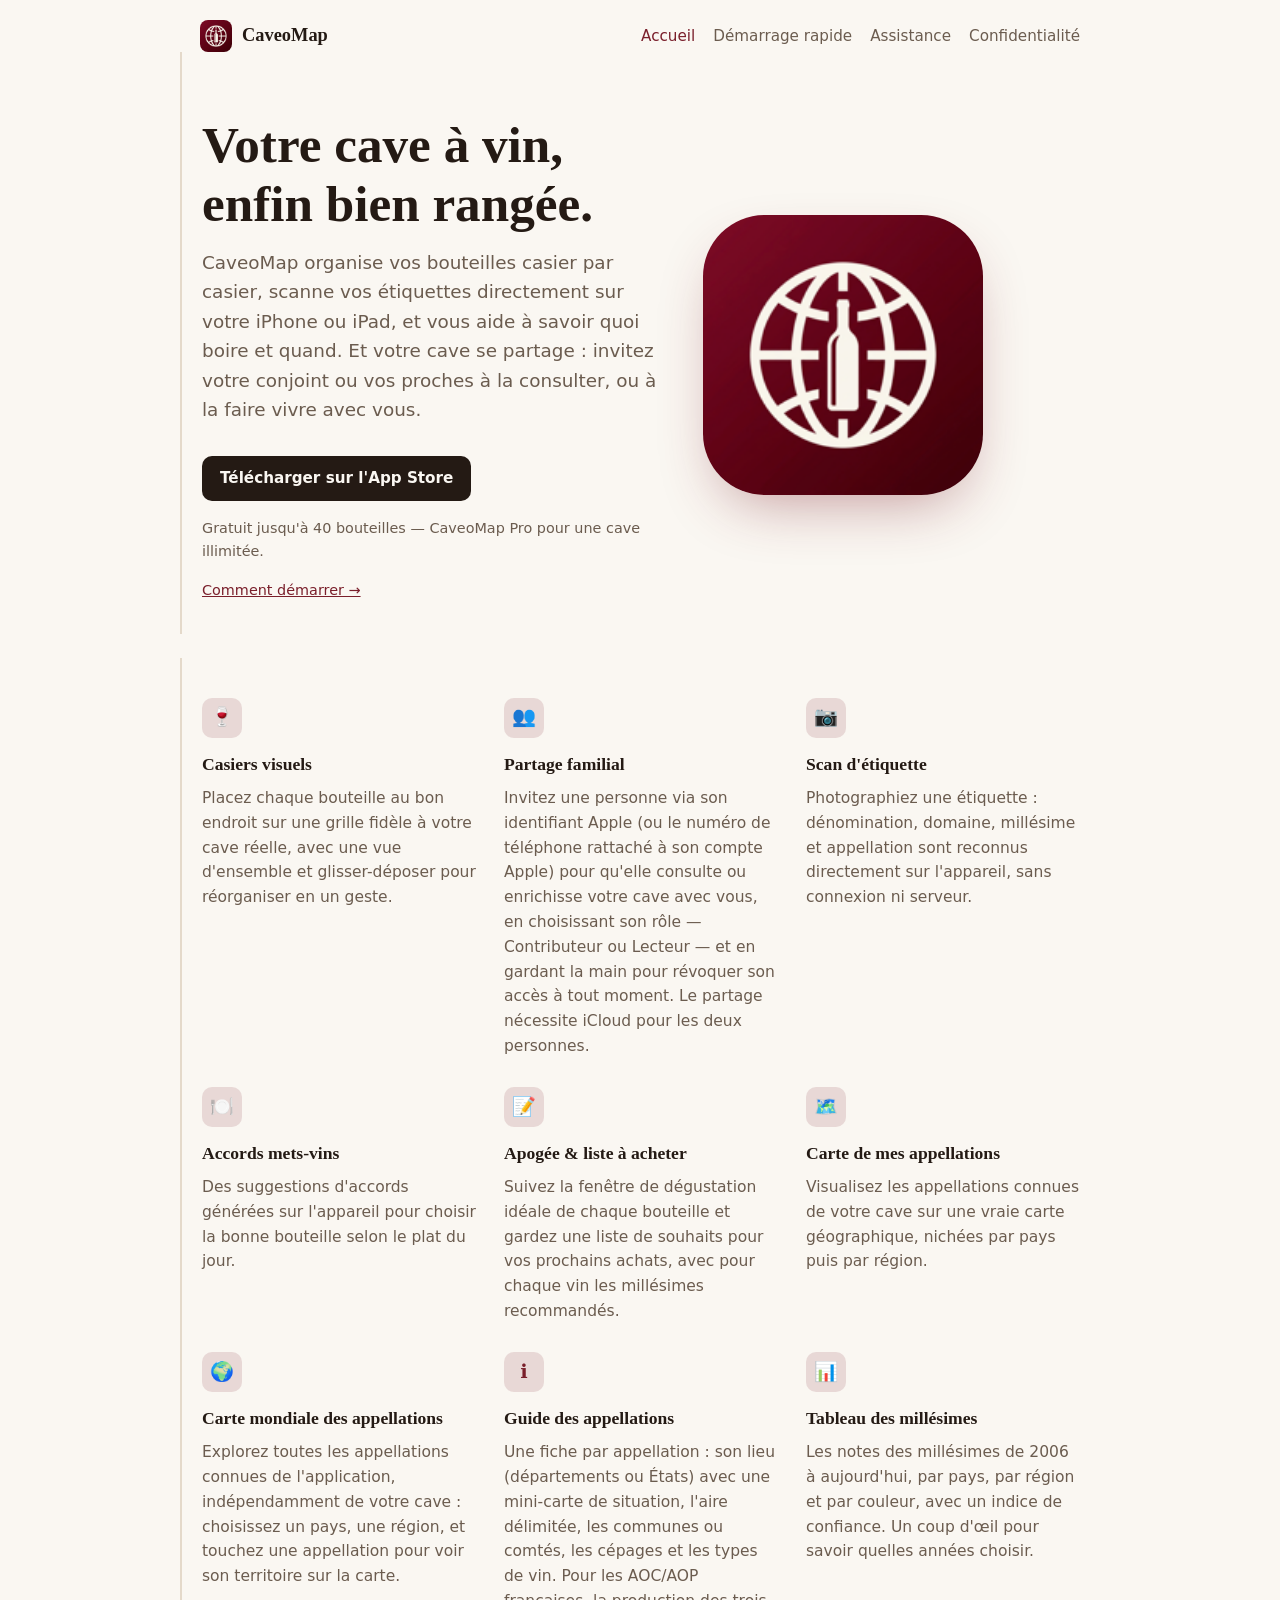
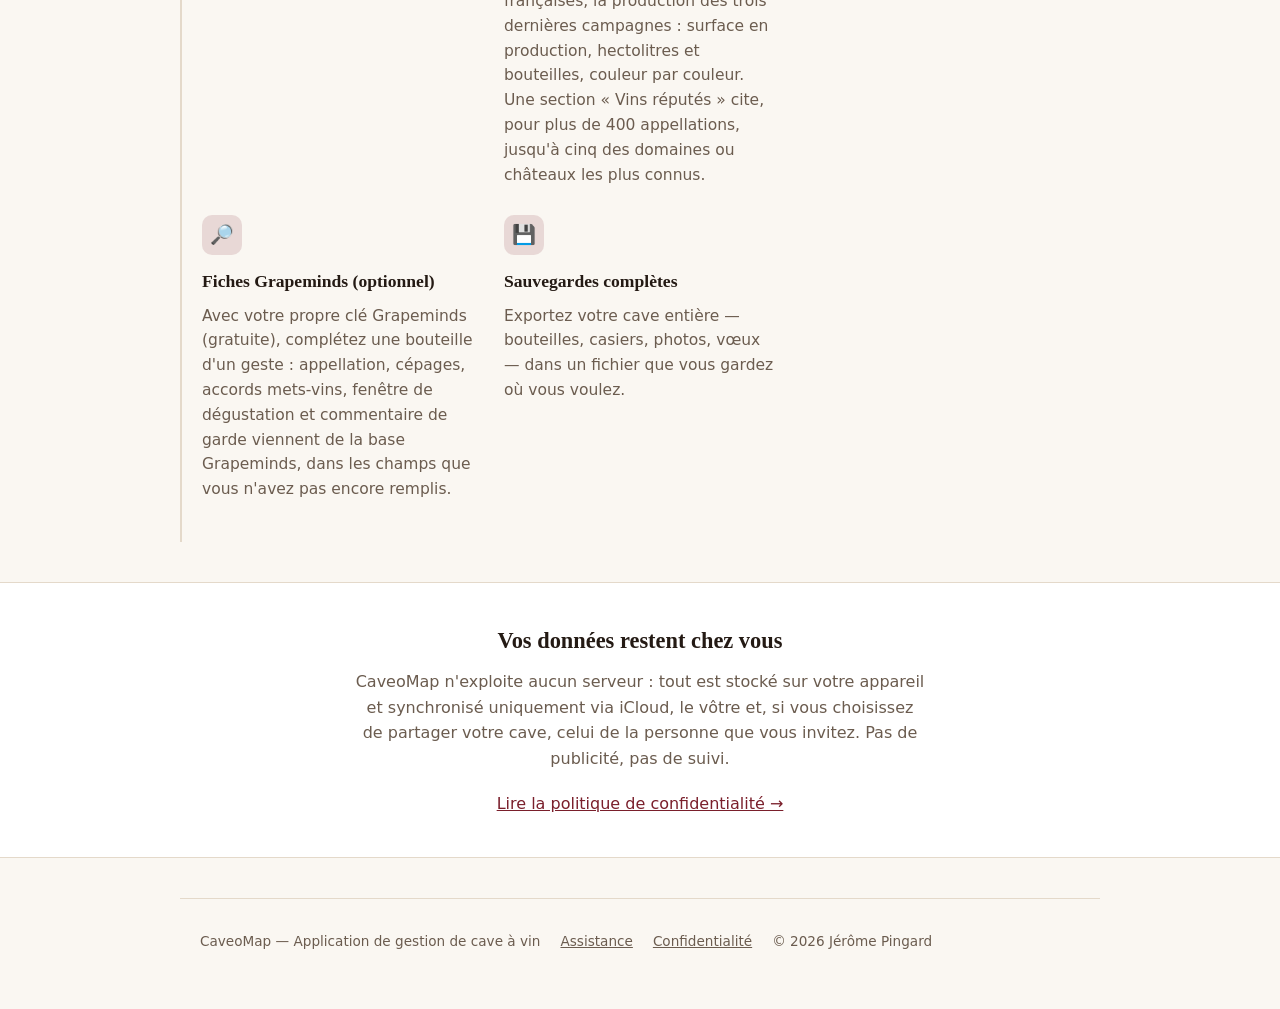
<file: index.html>
<!doctype html>
<html lang="fr">
<head>
<meta charset="utf-8">
<meta name="viewport" content="width=device-width, initial-scale=1">
<title>CaveoMap — Gérez votre cave à vin</title>
<meta name="description" content="CaveoMap range, scanne et organise votre cave à vin : casiers visuels, scan d'étiquette sur l'appareil, accords mets-vins, partage familial, sauvegarde complète. Vos données restent dans votre iCloud.">
<link rel="icon" type="image/png" href="assets/favicon-32.png">
<link rel="apple-touch-icon" href="assets/icon-180.png">
<link rel="stylesheet" href="css/style.css">
</head>
<body>

<header class="site-header">
  <a class="brand" href="index.html">
    <img src="assets/icon-180.png" alt="">
    <span class="brand-name">CaveoMap</span>
  </a>
  <nav class="site-nav">
    <a href="index.html" aria-current="page">Accueil</a>
    <a href="demarrage-rapide.html">Démarrage rapide</a>
    <a href="assistance.html">Assistance</a>
    <a href="confidentialite.html">Confidentialité</a>
  </nav>
</header>

<section class="hero">
  <div>
    <h1>Votre cave à vin, enfin bien rangée.</h1>
    <p class="hero-sub">CaveoMap organise vos bouteilles casier par casier, scanne vos étiquettes directement sur votre iPhone ou iPad, et vous aide à savoir quoi boire et quand. Et votre cave se partage : invitez votre conjoint ou vos proches à la consulter, ou à la faire vivre avec vous.</p>
    <div class="store-badges">
      <a class="store-badge" href="https://apps.apple.com/fr/app/id6823898115" id="app-store-link">
        Télécharger sur l'App Store
      </a>
    </div>
    <p class="free-note">Gratuit jusqu'à 40 bouteilles — CaveoMap Pro pour une cave illimitée.</p>
    <p class="free-note"><a href="demarrage-rapide.html">Comment démarrer →</a></p>
  </div>
  <div class="hero-art">
    <img src="assets/icon-180.png" alt="Icône de l'application CaveoMap, un globe traversé par une bouteille de vin, sur fond bordeaux">
  </div>
</section>

<section class="features">
  <div class="feature">
    <div class="icon" aria-hidden="true">🍷</div>
    <h3>Casiers visuels</h3>
    <p>Placez chaque bouteille au bon endroit sur une grille fidèle à votre cave réelle, avec une vue d'ensemble et glisser-déposer pour réorganiser en un geste.</p>
  </div>
  <div class="feature">
    <div class="icon" aria-hidden="true">👥</div>
    <h3>Partage familial</h3>
    <p>Invitez une personne via son identifiant Apple (ou le numéro de téléphone rattaché à son compte Apple) pour qu'elle consulte ou enrichisse votre cave avec vous, en choisissant son rôle — Contributeur ou Lecteur — et en gardant la main pour révoquer son accès à tout moment. Le partage nécessite iCloud pour les deux personnes.</p>
  </div>
  <div class="feature">
    <div class="icon" aria-hidden="true">📷</div>
    <h3>Scan d'étiquette</h3>
    <p>Photographiez une étiquette : dénomination, domaine, millésime et appellation sont reconnus directement sur l'appareil, sans connexion ni serveur.</p>
  </div>
  <div class="feature">
    <div class="icon" aria-hidden="true">🍽️</div>
    <h3>Accords mets-vins</h3>
    <p>Des suggestions d'accords générées sur l'appareil pour choisir la bonne bouteille selon le plat du jour.</p>
  </div>
  <div class="feature">
    <div class="icon" aria-hidden="true">📝</div>
    <h3>Apogée &amp; liste à acheter</h3>
    <p>Suivez la fenêtre de dégustation idéale de chaque bouteille et gardez une liste de souhaits pour vos prochains achats, avec pour chaque vin les millésimes recommandés.</p>
  </div>
  <div class="feature">
    <div class="icon" aria-hidden="true">🗺️</div>
    <h3>Carte de mes appellations</h3>
    <p>Visualisez les appellations connues de votre cave sur une vraie carte géographique, nichées par pays puis par région.</p>
  </div>
  <div class="feature">
    <div class="icon" aria-hidden="true">🌍</div>
    <h3>Carte mondiale des appellations</h3>
    <p>Explorez toutes les appellations connues de l'application, indépendamment de votre cave : choisissez un pays, une région, et touchez une appellation pour voir son territoire sur la carte.</p>
  </div>
  <div class="feature">
    <div class="icon" aria-hidden="true">ℹ️</div>
    <h3>Guide des appellations</h3>
    <p>Une fiche par appellation : son lieu (départements ou États) avec une mini-carte de situation, l'aire délimitée, les communes ou comtés, les cépages et les types de vin. Pour les AOC/AOP françaises, la production des trois dernières campagnes : surface en production, hectolitres et bouteilles, couleur par couleur. Une section « Vins réputés » cite, pour plus de 400 appellations, jusqu'à cinq des domaines ou châteaux les plus connus.</p>
  </div>
  <div class="feature">
    <div class="icon" aria-hidden="true">📊</div>
    <h3>Tableau des millésimes</h3>
    <p>Les notes des millésimes de 2006 à aujourd'hui, par pays, par région et par couleur, avec un indice de confiance. Un coup d'œil pour savoir quelles années choisir.</p>
  </div>
  <div class="feature">
    <div class="icon" aria-hidden="true">🔎</div>
    <h3>Fiches Grapeminds (optionnel)</h3>
    <p>Avec votre propre clé Grapeminds (gratuite), complétez une bouteille d'un geste : appellation, cépages, accords mets-vins, fenêtre de dégustation et commentaire de garde viennent de la base Grapeminds, dans les champs que vous n'avez pas encore remplis.</p>
  </div>
  <div class="feature">
    <div class="icon" aria-hidden="true">💾</div>
    <h3>Sauvegardes complètes</h3>
    <p>Exportez votre cave entière — bouteilles, casiers, photos, vœux — dans un fichier que vous gardez où vous voulez.</p>
  </div>
</section>

<div class="band">
  <div class="band-inner">
    <h2>Vos données restent chez vous</h2>
    <p>CaveoMap n'exploite aucun serveur : tout est stocké sur votre appareil et synchronisé uniquement via iCloud, le vôtre et, si vous choisissez de partager votre cave, celui de la personne que vous invitez. Pas de publicité, pas de suivi.</p>
    <a href="confidentialite.html">Lire la politique de confidentialité →</a>
  </div>
</div>

<footer class="site-footer">
  <span>CaveoMap — Application de gestion de cave à vin</span>
  <a href="assistance.html">Assistance</a>
  <a href="confidentialite.html">Confidentialité</a>
  <span>&copy; 2026 Jérôme Pingard</span>
</footer>

</body>
</html>
</file>
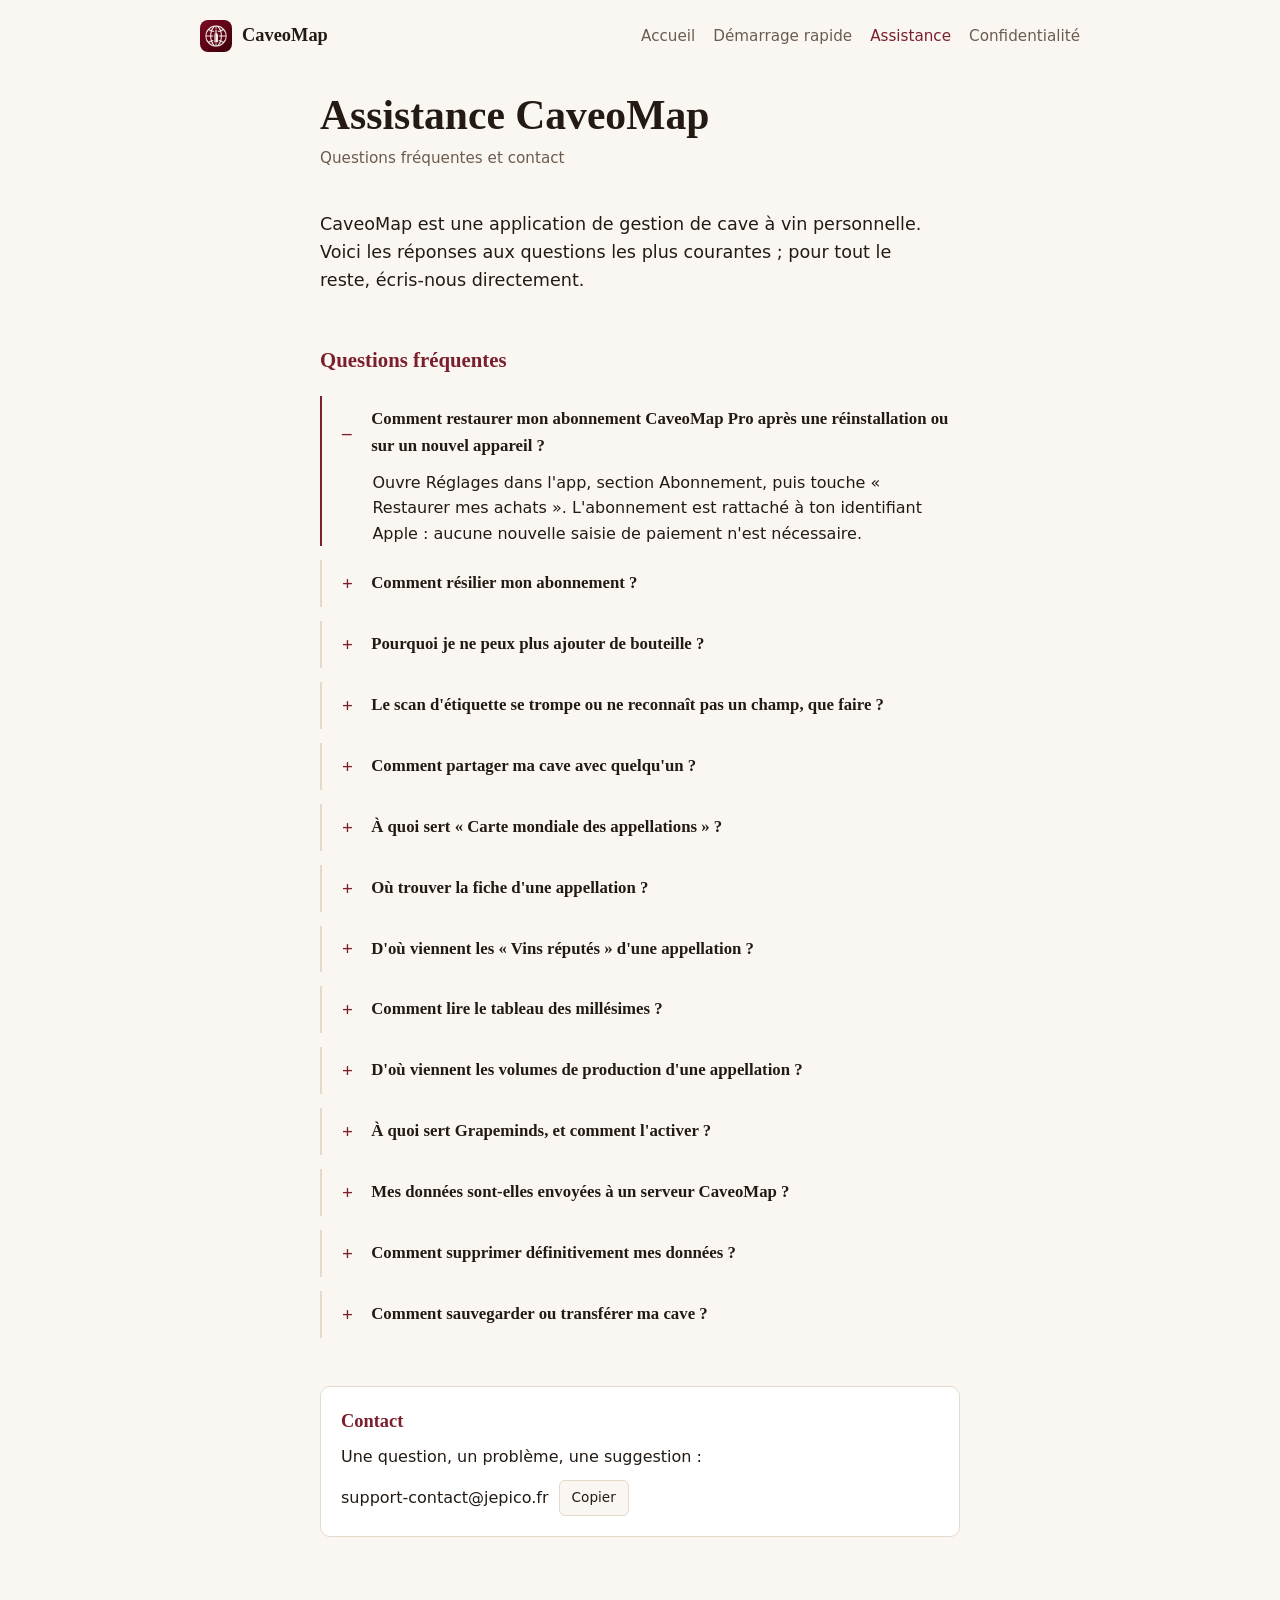
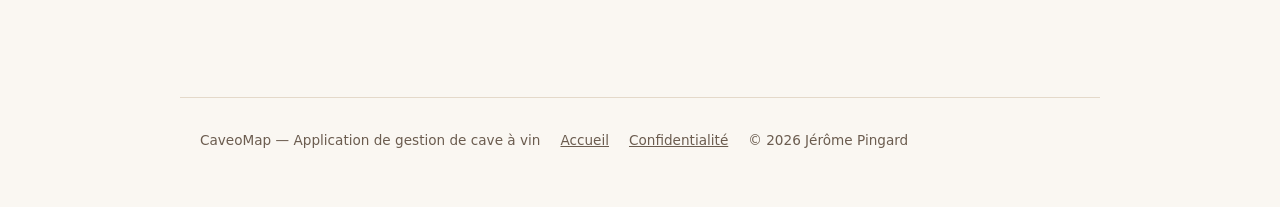
<file: assistance.html>
<!doctype html>
<html lang="fr">
<head>
<meta charset="utf-8">
<meta name="viewport" content="width=device-width, initial-scale=1">
<title>Assistance — CaveoMap</title>
<meta name="description" content="Questions fréquentes sur CaveoMap : abonnement, scan d'étiquette, partage de cave, sauvegarde, et contact.">
<link rel="icon" type="image/png" href="assets/favicon-32.png">
<link rel="apple-touch-icon" href="assets/icon-180.png">
<link rel="stylesheet" href="css/style.css">
</head>
<body>

<header class="site-header">
  <a class="brand" href="index.html">
    <img src="assets/icon-180.png" alt="">
    <span class="brand-name">CaveoMap</span>
  </a>
  <nav class="site-nav">
    <a href="index.html">Accueil</a>
    <a href="demarrage-rapide.html">Démarrage rapide</a>
    <a href="assistance.html" aria-current="page">Assistance</a>
    <a href="confidentialite.html">Confidentialité</a>
  </nav>
</header>

<div class="page">
  <h1>Assistance CaveoMap</h1>
  <p class="subtitle">Questions fréquentes et contact</p>

  <p class="intro">CaveoMap est une application de gestion de cave à vin personnelle. Voici les réponses aux questions les plus courantes ; pour tout le reste, écris-nous directement.</p>

  <h2 class="section-title">Questions fréquentes</h2>

  <details open>
    <summary>Comment restaurer mon abonnement CaveoMap Pro après une réinstallation ou sur un nouvel appareil ?</summary>
    <p>Ouvre Réglages dans l'app, section Abonnement, puis touche « Restaurer mes achats ». L'abonnement est rattaché à ton identifiant Apple : aucune nouvelle saisie de paiement n'est nécessaire.</p>
  </details>

  <details>
    <summary>Comment résilier mon abonnement ?</summary>
    <p>Les abonnements CaveoMap Pro sont gérés entièrement par Apple. Sur ton iPhone ou iPad : Réglages → ton nom → Abonnements → CaveoMap Pro → Annuler l'abonnement. L'app ne peut pas résilier à ta place.</p>
  </details>

  <details>
    <summary>Pourquoi je ne peux plus ajouter de bouteille ?</summary>
    <p>Le mode gratuit permet jusqu'à 40 bouteilles au total dans la cave. Au-delà, il faut soit en supprimer (marquer une bouteille comme bue ne libère pas de place), soit passer à CaveoMap Pro pour une cave illimitée.</p>
  </details>

  <details>
    <summary>Le scan d'étiquette se trompe ou ne reconnaît pas un champ, que faire ?</summary>
    <p>Le scan est fait entièrement sur l'appareil et s'améliore avec le temps, mais reste faillible sur des étiquettes manuscrites ou très stylisées. Tu peux toujours corriger un champ à la main après le scan.</p>
  </details>

  <details>
    <summary>Comment partager ma cave avec quelqu'un ?</summary>
    <p>Le partage nécessite iCloud : toi et la personne invitée devez être connectés à iCloud avec votre propre identifiant Apple, avec iCloud activé pour CaveoMap. Ensuite : Réglages → Partage de la cave → saisis l'identifiant Apple de la personne (l'adresse e-mail de son compte Apple) ou choisis-la dans tes contacts, puis son rôle : Contributeur peut ajouter ou retirer des bouteilles, Lecteur peut seulement consulter. Un numéro de téléphone fonctionne aussi s'il est rattaché à son compte Apple. L'invitation s'envoie par Mail ou Messages sous forme de lien : la personne doit le copier, ouvrir CaveoMap, puis le coller dans Réglages → Partage de la cave → Rejoindre une cave partagée (toucher le lien directement n'active pas le partage). Tu peux retirer l'accès d'une personne, ou arrêter le partage entièrement, à tout moment.</p>
  </details>

  <details>
    <summary>À quoi sert « Carte mondiale des appellations » ?</summary>
    <p>C'est une carte de toutes les appellations connues de l'application, sans rapport avec le contenu de ta cave : idéal pour explorer un pays ou une région avant d'acheter ou de voyager. Ouvre Analyses (le graphique en haut de Cave) → Carte mondiale des appellations, choisis un pays, puis éventuellement une région, et touche une appellation dans la liste pour voir son territoire ; le bouton ⓘ à gauche de son nom ouvre sa fiche. L'interrupteur DGC ajoute les dénominations géographiques complémentaires de la France. Quand le tracé précis d'une appellation n'est pas disponible, elle est placée à la position de sa ville ou de sa région.</p>
  </details>

  <details>
    <summary>Où trouver la fiche d'une appellation ?</summary>
    <p>Ouvre Analyses (le graphique en haut de Cave) → Guide des appellations. Choisis un pays, éventuellement une région, ou cherche l'appellation par son nom, puis touche-la : tu y vois son lieu (départements ou États), une mini-carte de son emplacement avec une carte de situation dans le pays, l'aire délimitée (l'étendue de la zone, communes entières pour la plupart des appellations françaises, donc bien plus vaste que les vignes plantées), ses communes (ou comtés), ses cépages et ses types de vin, quand ces informations sont connues. Les informations les plus complètes concernent la France et les États-Unis.</p>
  </details>

  <details>
    <summary>D'où viennent les « Vins réputés » d'une appellation ?</summary>
    <p>La section « Vins réputés » de la fiche cite jusqu'à cinq des domaines ou châteaux les plus connus de l'appellation, avec la cuvée entre parenthèses quand elle compte. C'est une sélection indicative, établie à la main et embarquée dans l'application (plus de 400 appellations renseignées, surtout en France, en Italie et aux États-Unis) : une appellation sans liste n'affiche simplement pas la section. Depuis la fiche d'un vin, le petit ⓘ devant l'appellation (ou la DGC) ouvre sa fiche du guide.</p>
  </details>

  <details>
    <summary>Comment lire le tableau des millésimes ?</summary>
    <p>Ouvre Analyses (le graphique en haut de Cave) → Tableau des millésimes. Choisis un pays, éventuellement une région et une couleur : chaque ligne est une zone (région ou sous-région) et une couleur, chaque colonne une année, de la plus récente à 2006. Les notes sont sur 10 (10 = millésime exceptionnel) et colorées du rouge au vert. Les points sous la note indiquent la confiance : un point faible, deux moyenne, trois élevée. Touche une note pour voir son détail. Dans la liste « À acheter », la ligne « Millésimes recommandés » reprend les trois meilleures années des douze dernières pour la zone et la couleur du vin ; elle n'apparaît pas si la couleur n'est pas renseignée ou si la zone n'est pas dans le tableau.</p>
  </details>

  <details>
    <summary>D'où viennent les volumes de production d'une appellation ?</summary>
    <p>Pour les AOC/AOP françaises, la section « Production » de la fiche reprend les chiffres publiés en données ouvertes par les Douanes françaises (déclarations de récolte et de production) pour les trois dernières campagnes disponibles. Elle indique la surface de vignes en production, le volume en hectolitres — volume total produit, y compris celui qui n'est pas commercialisé — et l'équivalent en bouteilles de 75 cl (1 hl ≈ 133 bouteilles), couleur par couleur. Un tiret signifie qu'aucun chiffre n'est publié (secret statistique pour les très petites appellations, ou pas de production) ; « ≥ » indique un chiffre minimal. Pour le Champagne et les crémants, les Douanes ne publient que le volume de vin de base destiné à devenir mousseux. Ces données sont embarquées dans l'application : aucune connexion n'est nécessaire.</p>
  </details>

  <details>
    <summary>À quoi sert Grapeminds, et comment l'activer ?</summary>
    <p>Grapeminds est un service tiers optionnel qui décrit des vins : appellation, cépages, accords, fenêtre de dégustation, commentaire de garde. Pour l'utiliser, crée une clé gratuite sur grapeminds.eu (le plan gratuit suffit pour un usage personnel), puis enregistre-la dans Réglages → Grapeminds ; elle est conservée dans le trousseau de ton appareil et, si le trousseau iCloud est activé, se synchronise avec tes autres appareils. Ensuite, à l'ajout ou à la modification d'une bouteille, « Compléter depuis Grapeminds » cherche le vin et te laisse choisir la bonne fiche avant de remplir les champs encore vides. Seuls le nom et le domaine du vin recherché sont envoyés à Grapeminds. Sans clé, l'application fonctionne normalement.</p>
  </details>

  <details>
    <summary>Mes données sont-elles envoyées à un serveur CaveoMap ?</summary>
    <p>Non. Tes données restent sur ton appareil et se synchronisent uniquement via ton propre compte iCloud. Détails complets dans la <a href="confidentialite.html">politique de confidentialité</a>.</p>
  </details>

  <details>
    <summary>Comment supprimer définitivement mes données ?</summary>
    <p>Désinstalle l'application, puis supprime les données associées dans les réglages iCloud de ton appareil (Réglages → ton nom → iCloud → Gérer le stockage du compte).</p>
  </details>

  <details>
    <summary>Comment sauvegarder ou transférer ma cave ?</summary>
    <p>Réglages → Exporter une sauvegarde génère un fichier .zip complet (bouteilles, casiers, vœux, photos) que tu peux ranger où tu veux. Réglages → Restaurer une sauvegarde permet de le réimporter, par exemple sur un nouvel appareil.</p>
  </details>

  <div class="contact">
    <h2>Contact</h2>
    <p>Une question, un problème, une suggestion :</p>
    <div class="contact-row">
      <span class="email" id="email">support-contact@jepico.fr</span>
      <button id="copy-btn" type="button">Copier</button>
    </div>
  </div>
</div>

<footer class="site-footer">
  <span>CaveoMap — Application de gestion de cave à vin</span>
  <a href="index.html">Accueil</a>
  <a href="confidentialite.html">Confidentialité</a>
  <span>&copy; 2026 Jérôme Pingard</span>
</footer>

<script>
  (function () {
    var btn = document.getElementById('copy-btn');
    var email = document.getElementById('email').textContent;
    btn.addEventListener('click', function () {
      function fallback() {
        var range = document.createRange();
        range.selectNodeContents(document.getElementById('email'));
        var sel = window.getSelection();
        sel.removeAllRanges();
        sel.addRange(range);
      }
      try {
        navigator.clipboard.writeText(email).then(function () {
          btn.textContent = 'Copié';
          setTimeout(function () { btn.textContent = 'Copier'; }, 1500);
        }).catch(fallback);
      } catch (e) {
        fallback();
      }
    });
  })();
</script>

</body>
</html>
</file>
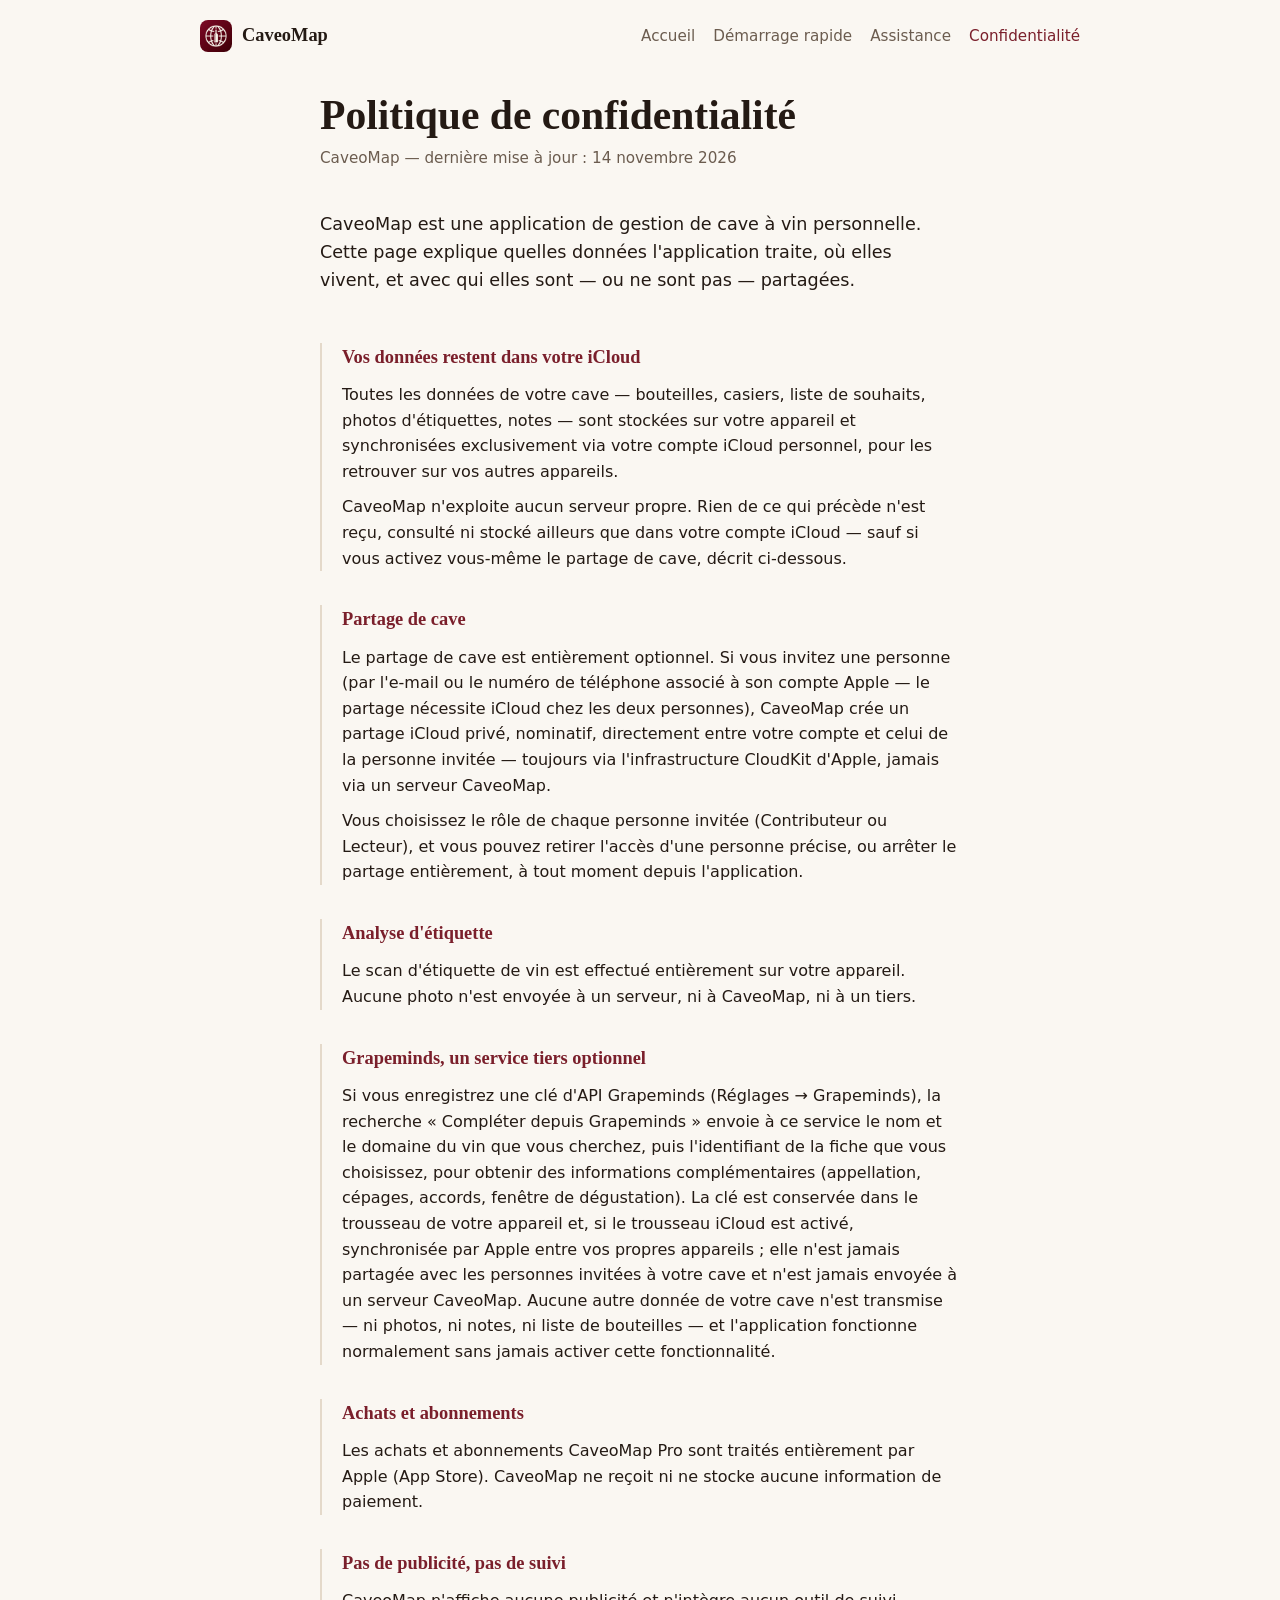
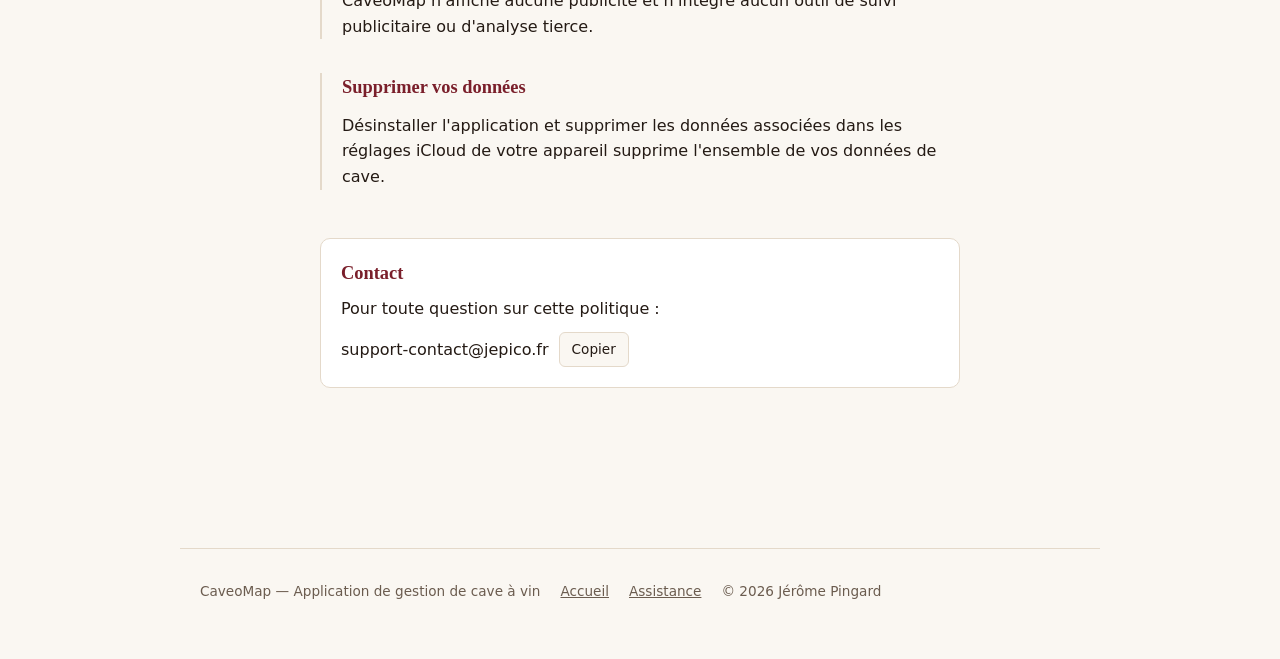
<file: confidentialite.html>
<!doctype html>
<html lang="fr">
<head>
<meta charset="utf-8">
<meta name="viewport" content="width=device-width, initial-scale=1">
<title>Confidentialité — CaveoMap</title>
<meta name="description" content="Politique de confidentialité de CaveoMap : vos données de cave à vin restent sur votre appareil et dans votre iCloud personnel.">
<link rel="icon" type="image/png" href="assets/favicon-32.png">
<link rel="apple-touch-icon" href="assets/icon-180.png">
<link rel="stylesheet" href="css/style.css">
</head>
<body>

<header class="site-header">
  <a class="brand" href="index.html">
    <img src="assets/icon-180.png" alt="">
    <span class="brand-name">CaveoMap</span>
  </a>
  <nav class="site-nav">
    <a href="index.html">Accueil</a>
    <a href="demarrage-rapide.html">Démarrage rapide</a>
    <a href="assistance.html">Assistance</a>
    <a href="confidentialite.html" aria-current="page">Confidentialité</a>
  </nav>
</header>

<div class="page">
  <h1>Politique de confidentialité</h1>
  <p class="subtitle">CaveoMap — dernière mise à jour : 14 novembre 2026</p>

  <p class="intro">CaveoMap est une application de gestion de cave à vin personnelle. Cette page explique quelles données l'application traite, où elles vivent, et avec qui elles sont — ou ne sont pas — partagées.</p>

  <section>
    <h2>Vos données restent dans votre iCloud</h2>
    <p>Toutes les données de votre cave — bouteilles, casiers, liste de souhaits, photos d'étiquettes, notes — sont stockées sur votre appareil et synchronisées exclusivement via votre compte iCloud personnel, pour les retrouver sur vos autres appareils.</p>
    <p>CaveoMap n'exploite aucun serveur propre. Rien de ce qui précède n'est reçu, consulté ni stocké ailleurs que dans votre compte iCloud — sauf si vous activez vous-même le partage de cave, décrit ci-dessous.</p>
  </section>

  <section>
    <h2>Partage de cave</h2>
    <p>Le partage de cave est entièrement optionnel. Si vous invitez une personne (par l'e-mail ou le numéro de téléphone associé à son compte Apple — le partage nécessite iCloud chez les deux personnes), CaveoMap crée un partage iCloud privé, nominatif, directement entre votre compte et celui de la personne invitée — toujours via l'infrastructure CloudKit d'Apple, jamais via un serveur CaveoMap.</p>
    <p>Vous choisissez le rôle de chaque personne invitée (Contributeur ou Lecteur), et vous pouvez retirer l'accès d'une personne précise, ou arrêter le partage entièrement, à tout moment depuis l'application.</p>
  </section>

  <section>
    <h2>Analyse d'étiquette</h2>
    <p>Le scan d'étiquette de vin est effectué entièrement sur votre appareil. Aucune photo n'est envoyée à un serveur, ni à CaveoMap, ni à un tiers.</p>
  </section>

  <section>
    <h2>Grapeminds, un service tiers optionnel</h2>
    <p>Si vous enregistrez une clé d'API Grapeminds (Réglages → Grapeminds), la recherche « Compléter depuis Grapeminds » envoie à ce service le nom et le domaine du vin que vous cherchez, puis l'identifiant de la fiche que vous choisissez, pour obtenir des informations complémentaires (appellation, cépages, accords, fenêtre de dégustation). La clé est conservée dans le trousseau de votre appareil et, si le trousseau iCloud est activé, synchronisée par Apple entre vos propres appareils ; elle n'est jamais partagée avec les personnes invitées à votre cave et n'est jamais envoyée à un serveur CaveoMap. Aucune autre donnée de votre cave n'est transmise — ni photos, ni notes, ni liste de bouteilles — et l'application fonctionne normalement sans jamais activer cette fonctionnalité.</p>
  </section>

  <section>
    <h2>Achats et abonnements</h2>
    <p>Les achats et abonnements CaveoMap Pro sont traités entièrement par Apple (App Store). CaveoMap ne reçoit ni ne stocke aucune information de paiement.</p>
  </section>

  <section>
    <h2>Pas de publicité, pas de suivi</h2>
    <p>CaveoMap n'affiche aucune publicité et n'intègre aucun outil de suivi publicitaire ou d'analyse tierce.</p>
  </section>

  <section>
    <h2>Supprimer vos données</h2>
    <p>Désinstaller l'application et supprimer les données associées dans les réglages iCloud de votre appareil supprime l'ensemble de vos données de cave.</p>
  </section>

  <div class="contact">
    <h2>Contact</h2>
    <p>Pour toute question sur cette politique :</p>
    <div class="contact-row">
      <span class="email" id="email">support-contact@jepico.fr</span>
      <button id="copy-btn" type="button">Copier</button>
    </div>
  </div>
</div>

<footer class="site-footer">
  <span>CaveoMap — Application de gestion de cave à vin</span>
  <a href="index.html">Accueil</a>
  <a href="assistance.html">Assistance</a>
  <span>&copy; 2026 Jérôme Pingard</span>
</footer>

<script>
  (function () {
    var btn = document.getElementById('copy-btn');
    var email = document.getElementById('email').textContent;
    btn.addEventListener('click', function () {
      function fallback() {
        var range = document.createRange();
        range.selectNodeContents(document.getElementById('email'));
        var sel = window.getSelection();
        sel.removeAllRanges();
        sel.addRange(range);
      }
      try {
        navigator.clipboard.writeText(email).then(function () {
          btn.textContent = 'Copié';
          setTimeout(function () { btn.textContent = 'Copier'; }, 1500);
        }).catch(fallback);
      } catch (e) {
        fallback();
      }
    });
  })();
</script>

</body>
</html>
</file>
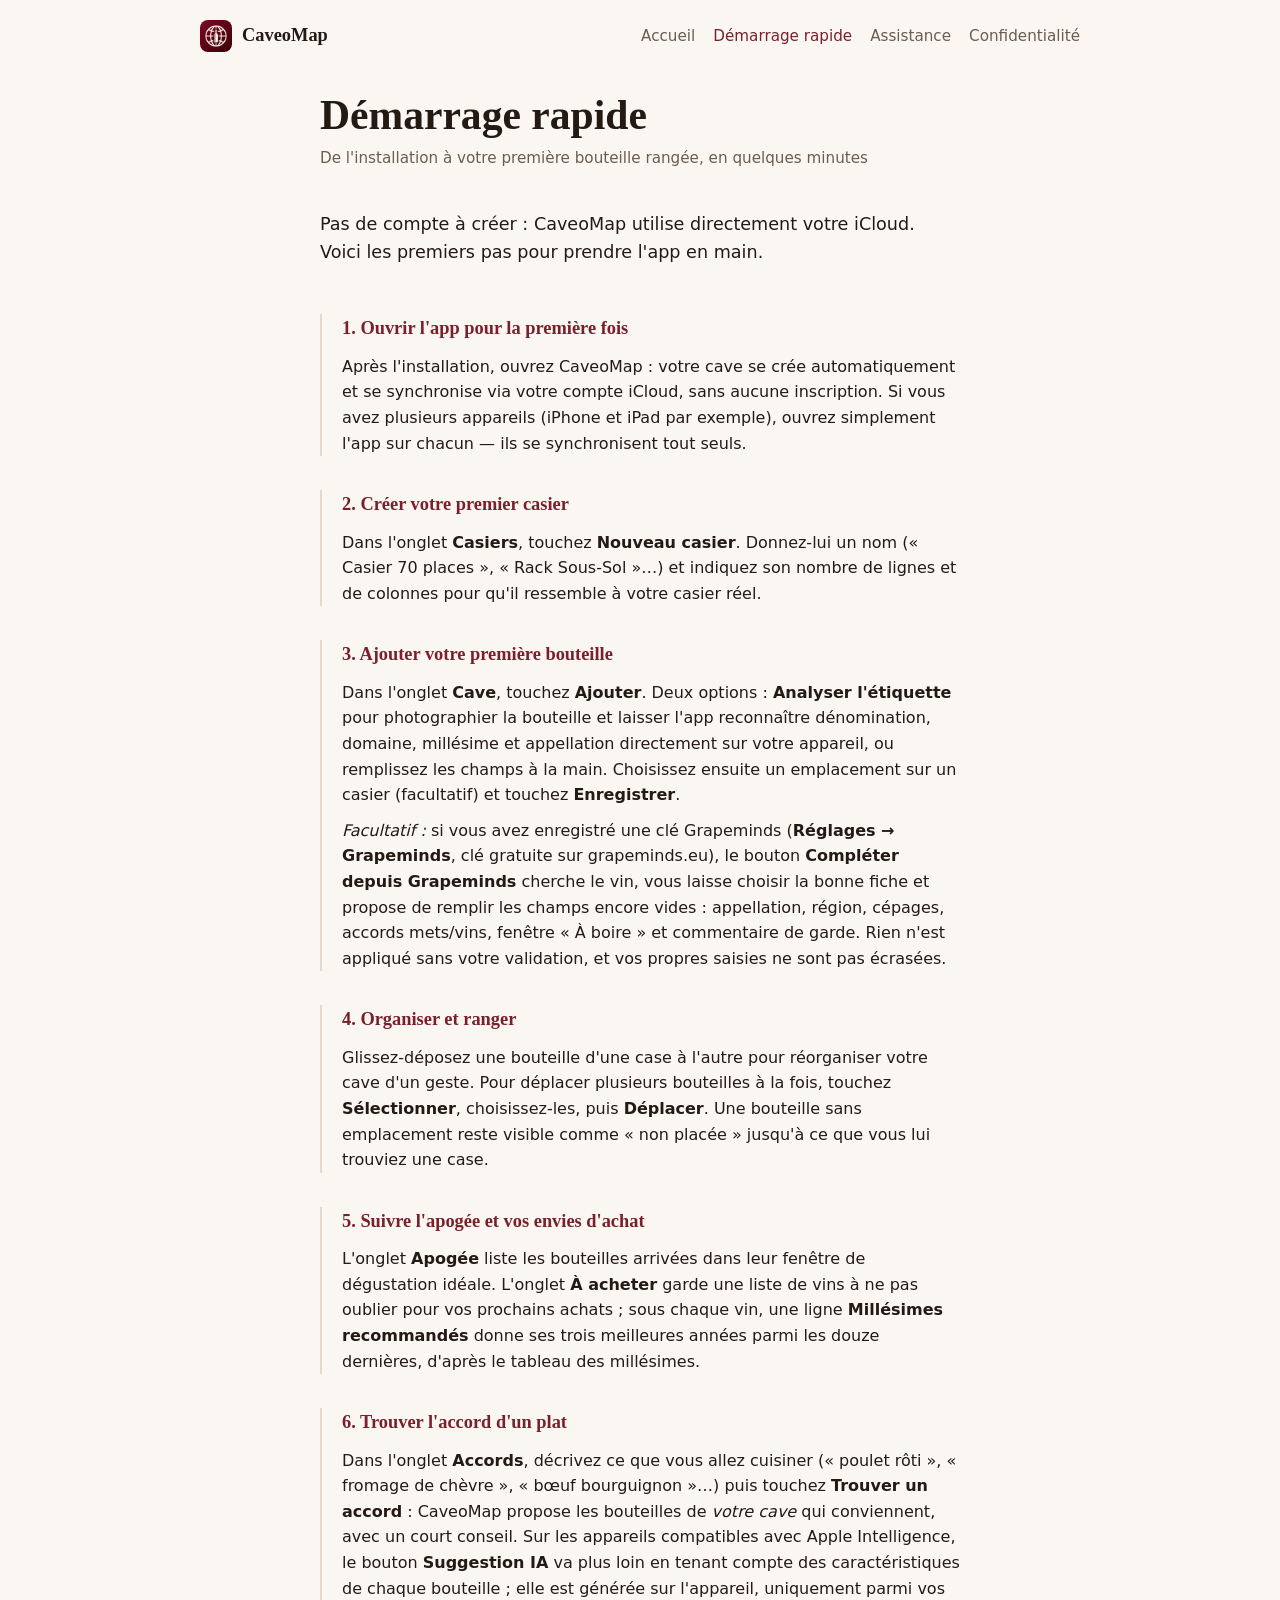
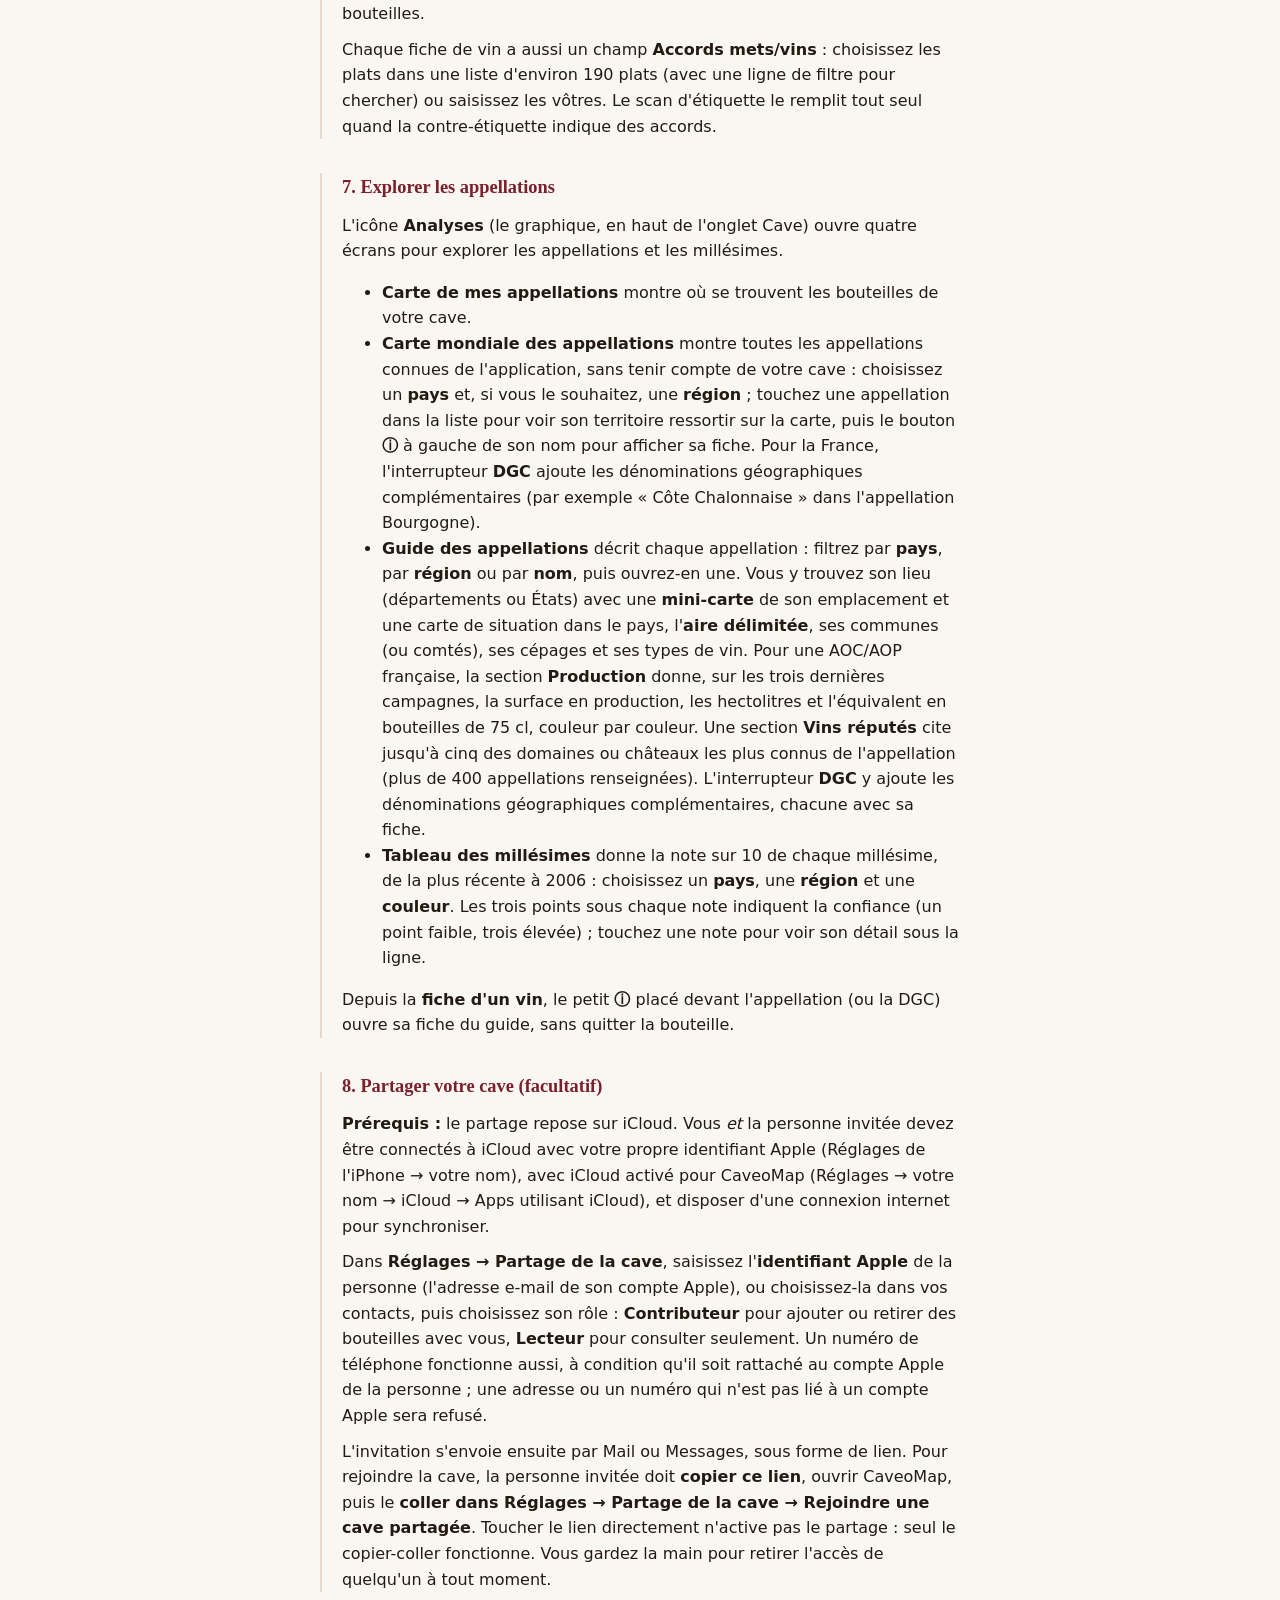
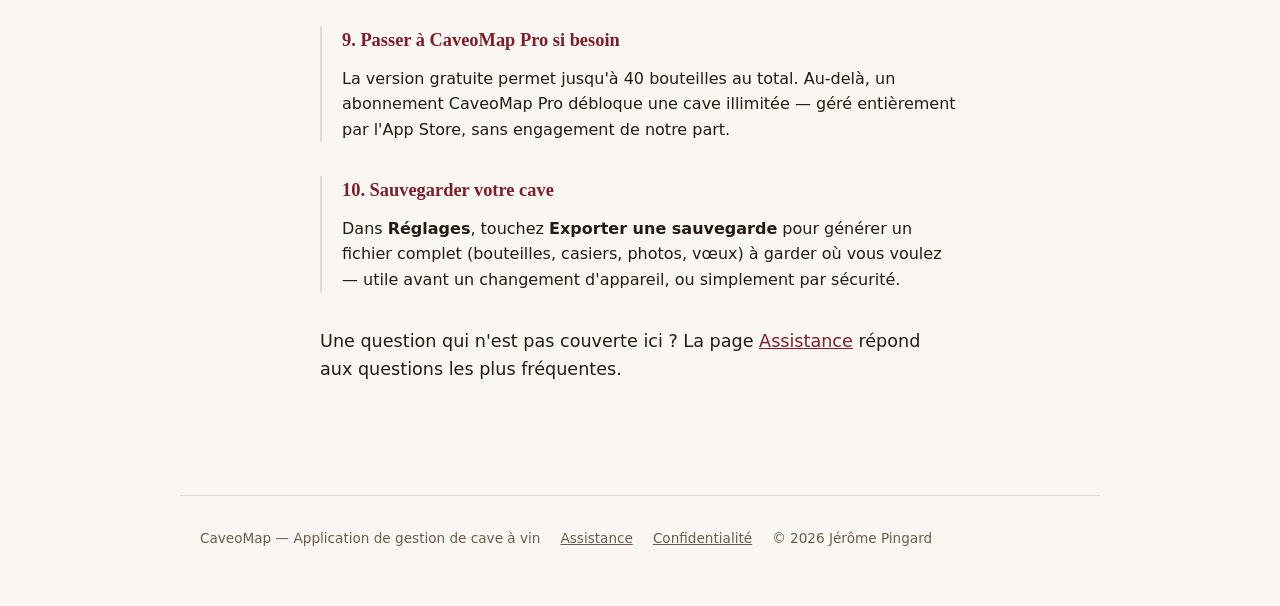
<file: demarrage-rapide.html>
<!doctype html>
<html lang="fr">
<head>
<meta charset="utf-8">
<meta name="viewport" content="width=device-width, initial-scale=1">
<title>Démarrage rapide — CaveoMap</title>
<meta name="description" content="Guide de démarrage rapide pour CaveoMap : créer son premier casier, ajouter une bouteille, sauvegarder et partager sa cave.">
<link rel="icon" type="image/png" href="assets/favicon-32.png">
<link rel="apple-touch-icon" href="assets/icon-180.png">
<link rel="stylesheet" href="css/style.css">
</head>
<body>

<header class="site-header">
  <a class="brand" href="index.html">
    <img src="assets/icon-180.png" alt="">
    <span class="brand-name">CaveoMap</span>
  </a>
  <nav class="site-nav">
    <a href="index.html">Accueil</a>
    <a href="demarrage-rapide.html" aria-current="page">Démarrage rapide</a>
    <a href="assistance.html">Assistance</a>
    <a href="confidentialite.html">Confidentialité</a>
  </nav>
</header>

<div class="page">
  <h1>Démarrage rapide</h1>
  <p class="subtitle">De l'installation à votre première bouteille rangée, en quelques minutes</p>

  <p class="intro">Pas de compte à créer : CaveoMap utilise directement votre iCloud. Voici les premiers pas pour prendre l'app en main.</p>

  <section>
    <h2>1. Ouvrir l'app pour la première fois</h2>
    <p>Après l'installation, ouvrez CaveoMap : votre cave se crée automatiquement et se synchronise via votre compte iCloud, sans aucune inscription. Si vous avez plusieurs appareils (iPhone et iPad par exemple), ouvrez simplement l'app sur chacun — ils se synchronisent tout seuls.</p>
  </section>

  <section>
    <h2>2. Créer votre premier casier</h2>
    <p>Dans l'onglet <strong>Casiers</strong>, touchez <strong>Nouveau casier</strong>. Donnez-lui un nom (« Casier 70 places », « Rack Sous-Sol »…) et indiquez son nombre de lignes et de colonnes pour qu'il ressemble à votre casier réel.</p>
  </section>

  <section>
    <h2>3. Ajouter votre première bouteille</h2>
    <p>Dans l'onglet <strong>Cave</strong>, touchez <strong>Ajouter</strong>. Deux options : <strong>Analyser l'étiquette</strong> pour photographier la bouteille et laisser l'app reconnaître dénomination, domaine, millésime et appellation directement sur votre appareil, ou remplissez les champs à la main. Choisissez ensuite un emplacement sur un casier (facultatif) et touchez <strong>Enregistrer</strong>.</p>
    <p><em>Facultatif :</em> si vous avez enregistré une clé Grapeminds (<strong>Réglages → Grapeminds</strong>, clé gratuite sur grapeminds.eu), le bouton <strong>Compléter depuis Grapeminds</strong> cherche le vin, vous laisse choisir la bonne fiche et propose de remplir les champs encore vides : appellation, région, cépages, accords mets/vins, fenêtre « À boire » et commentaire de garde. Rien n'est appliqué sans votre validation, et vos propres saisies ne sont pas écrasées.</p>
  </section>

  <section>
    <h2>4. Organiser et ranger</h2>
    <p>Glissez-déposez une bouteille d'une case à l'autre pour réorganiser votre cave d'un geste. Pour déplacer plusieurs bouteilles à la fois, touchez <strong>Sélectionner</strong>, choisissez-les, puis <strong>Déplacer</strong>. Une bouteille sans emplacement reste visible comme « non placée » jusqu'à ce que vous lui trouviez une case.</p>
  </section>

  <section>
    <h2>5. Suivre l'apogée et vos envies d'achat</h2>
    <p>L'onglet <strong>Apogée</strong> liste les bouteilles arrivées dans leur fenêtre de dégustation idéale. L'onglet <strong>À acheter</strong> garde une liste de vins à ne pas oublier pour vos prochains achats ; sous chaque vin, une ligne <strong>Millésimes recommandés</strong> donne ses trois meilleures années parmi les douze dernières, d'après le tableau des millésimes.</p>
  </section>

  <section>
    <h2>6. Trouver l'accord d'un plat</h2>
    <p>Dans l'onglet <strong>Accords</strong>, décrivez ce que vous allez cuisiner (« poulet rôti », « fromage de chèvre », « bœuf bourguignon »…) puis touchez <strong>Trouver un accord</strong> : CaveoMap propose les bouteilles de <em>votre cave</em> qui conviennent, avec un court conseil. Sur les appareils compatibles avec Apple Intelligence, le bouton <strong>Suggestion IA</strong> va plus loin en tenant compte des caractéristiques de chaque bouteille ; elle est générée sur l'appareil, uniquement parmi vos bouteilles.</p>
    <p>Chaque fiche de vin a aussi un champ <strong>Accords mets/vins</strong> : choisissez les plats dans une liste d'environ 190 plats (avec une ligne de filtre pour chercher) ou saisissez les vôtres. Le scan d'étiquette le remplit tout seul quand la contre-étiquette indique des accords.</p>
  </section>

  <section>
    <h2>7. Explorer les appellations</h2>
    <p>L'icône <strong>Analyses</strong> (le graphique, en haut de l'onglet Cave) ouvre quatre écrans pour explorer les appellations et les millésimes.</p>
    <ul>
      <li><strong>Carte de mes appellations</strong> montre où se trouvent les bouteilles de votre cave.</li>
      <li><strong>Carte mondiale des appellations</strong> montre toutes les appellations connues de l'application, sans tenir compte de votre cave : choisissez un <strong>pays</strong> et, si vous le souhaitez, une <strong>région</strong> ; touchez une appellation dans la liste pour voir son territoire ressortir sur la carte, puis le bouton <strong>ⓘ</strong> à gauche de son nom pour afficher sa fiche. Pour la France, l'interrupteur <strong>DGC</strong> ajoute les dénominations géographiques complémentaires (par exemple « Côte Chalonnaise » dans l'appellation Bourgogne).</li>
      <li><strong>Guide des appellations</strong> décrit chaque appellation : filtrez par <strong>pays</strong>, par <strong>région</strong> ou par <strong>nom</strong>, puis ouvrez-en une. Vous y trouvez son lieu (départements ou États) avec une <strong>mini-carte</strong> de son emplacement et une carte de situation dans le pays, l'<strong>aire délimitée</strong>, ses communes (ou comtés), ses cépages et ses types de vin. Pour une AOC/AOP française, la section <strong>Production</strong> donne, sur les trois dernières campagnes, la surface en production, les hectolitres et l'équivalent en bouteilles de 75 cl, couleur par couleur. Une section <strong>Vins réputés</strong> cite jusqu'à cinq des domaines ou châteaux les plus connus de l'appellation (plus de 400 appellations renseignées). L'interrupteur <strong>DGC</strong> y ajoute les dénominations géographiques complémentaires, chacune avec sa fiche.</li>
      <li><strong>Tableau des millésimes</strong> donne la note sur 10 de chaque millésime, de la plus récente à 2006 : choisissez un <strong>pays</strong>, une <strong>région</strong> et une <strong>couleur</strong>. Les trois points sous chaque note indiquent la confiance (un point faible, trois élevée) ; touchez une note pour voir son détail sous la ligne.</li>
    </ul>
    <p>Depuis la <strong>fiche d'un vin</strong>, le petit <strong>ⓘ</strong> placé devant l'appellation (ou la DGC) ouvre sa fiche du guide, sans quitter la bouteille.</p>
  </section>

  <section>
    <h2>8. Partager votre cave (facultatif)</h2>
    <p><strong>Prérequis :</strong> le partage repose sur iCloud. Vous <em>et</em> la personne invitée devez être connectés à iCloud avec votre propre identifiant Apple (Réglages de l'iPhone → votre nom), avec iCloud activé pour CaveoMap (Réglages → votre nom → iCloud → Apps utilisant iCloud), et disposer d'une connexion internet pour synchroniser.</p>
    <p>Dans <strong>Réglages → Partage de la cave</strong>, saisissez l'<strong>identifiant Apple</strong> de la personne (l'adresse e-mail de son compte Apple), ou choisissez-la dans vos contacts, puis choisissez son rôle : <strong>Contributeur</strong> pour ajouter ou retirer des bouteilles avec vous, <strong>Lecteur</strong> pour consulter seulement. Un numéro de téléphone fonctionne aussi, à condition qu'il soit rattaché au compte Apple de la personne ; une adresse ou un numéro qui n'est pas lié à un compte Apple sera refusé.</p>
    <p>L'invitation s'envoie ensuite par Mail ou Messages, sous forme de lien. Pour rejoindre la cave, la personne invitée doit <strong>copier ce lien</strong>, ouvrir CaveoMap, puis le <strong>coller dans Réglages → Partage de la cave → Rejoindre une cave partagée</strong>. Toucher le lien directement n'active pas le partage : seul le copier-coller fonctionne. Vous gardez la main pour retirer l'accès de quelqu'un à tout moment.</p>
  </section>

  <section>
    <h2>9. Passer à CaveoMap Pro si besoin</h2>
    <p>La version gratuite permet jusqu'à 40 bouteilles au total. Au-delà, un abonnement CaveoMap Pro débloque une cave illimitée — géré entièrement par l'App Store, sans engagement de notre part.</p>
  </section>

  <section>
    <h2>10. Sauvegarder votre cave</h2>
    <p>Dans <strong>Réglages</strong>, touchez <strong>Exporter une sauvegarde</strong> pour générer un fichier complet (bouteilles, casiers, photos, vœux) à garder où vous voulez — utile avant un changement d'appareil, ou simplement par sécurité.</p>
  </section>

  <p class="intro">Une question qui n'est pas couverte ici ? La page <a href="assistance.html">Assistance</a> répond aux questions les plus fréquentes.</p>
</div>

<footer class="site-footer">
  <span>CaveoMap — Application de gestion de cave à vin</span>
  <a href="assistance.html">Assistance</a>
  <a href="confidentialite.html">Confidentialité</a>
  <span>&copy; 2026 Jérôme Pingard</span>
</footer>

</body>
</html>
</file>
<file: css/style.css>
:root {
  --bg: #faf7f2;
  --fg: #241a14;
  --muted: #6b5c4f;
  --accent: #7a1f2b;
  --accent-ink: #ffffff;
  --border: #e4d9ca;
  --card: #ffffff;
}
@media (prefers-color-scheme: dark) {
  :root:not([data-theme="light"]) {
    --bg: #1a1310;
    --fg: #f1e9e0;
    --muted: #b6a593;
    --accent: #d98a94;
    --accent-ink: #1a1310;
    --border: #3a2d24;
    --card: #231a15;
    color-scheme: dark;
  }
}
:root[data-theme="dark"] {
  --bg: #1a1310;
  --fg: #f1e9e0;
  --muted: #b6a593;
  --accent: #d98a94;
  --accent-ink: #1a1310;
  --border: #3a2d24;
  --card: #231a15;
  color-scheme: dark;
}

* { box-sizing: border-box; }
html { scroll-behavior: smooth; }
body {
  margin: 0;
  background: var(--bg);
  color: var(--fg);
  font-family: -apple-system, BlinkMacSystemFont, "Segoe UI", system-ui, sans-serif;
  font-size: 16px;
  line-height: 1.6;
}

a { color: var(--accent); }

/* ---------- shared site header / footer ---------- */
.site-header {
  display: flex;
  align-items: center;
  justify-content: space-between;
  gap: 16px;
  max-width: 920px;
  margin: 0 auto;
  padding: 20px 20px 0;
}
.brand {
  display: flex;
  align-items: center;
  gap: 10px;
  text-decoration: none;
  color: var(--fg);
}
.brand img {
  width: 32px;
  height: 32px;
  border-radius: 8px;
  display: block;
}
.brand-name {
  font-family: "Fraunces", Georgia, "Times New Roman", serif;
  font-weight: 600;
  font-size: 1.15rem;
}
.site-nav {
  display: flex;
  gap: 18px;
  font-size: 0.95rem;
}
.site-nav a {
  color: var(--muted);
  text-decoration: none;
}
.site-nav a:hover,
.site-nav a[aria-current="page"] {
  color: var(--accent);
}
@media (max-width: 480px) {
  .site-header { flex-wrap: wrap; row-gap: 10px; }
  .site-nav { gap: 12px; font-size: 0.88rem; }
}

.site-footer {
  max-width: 920px;
  margin: 0 auto;
  padding: 32px 20px 56px;
  display: flex;
  flex-wrap: wrap;
  gap: 8px 20px;
  color: var(--muted);
  font-size: 0.85rem;
  border-top: 1px solid var(--border);
  margin-top: 40px;
}
.site-footer a { color: var(--muted); }
.site-footer a:hover { color: var(--accent); }

/* ---------- document pages (assistance / confidentialité) ---------- */
.page {
  max-width: 680px;
  margin: 0 auto;
  padding-block: 40px 72px;
  padding-inline: 20px;
}
h1 {
  font-family: "Fraunces", Georgia, "Times New Roman", serif;
  font-optical-sizing: auto;
  font-weight: 600;
  font-size: clamp(2rem, 5vw, 2.6rem);
  line-height: 1.15;
  margin: 0 0 6px;
  text-wrap: balance;
}
.subtitle {
  color: var(--muted);
  font-size: 0.95rem;
  margin: 0 0 40px;
}
.intro {
  font-size: 1.1rem;
  color: var(--fg);
  margin: 0 0 48px;
  max-width: 56ch;
}
section {
  border-left: 2px solid var(--border);
  padding-left: 20px;
  margin-bottom: 34px;
}
h2 {
  font-family: "Fraunces", Georgia, serif;
  font-weight: 600;
  font-size: 1.15rem;
  margin: 0 0 10px;
  color: var(--accent);
}
p { margin: 0 0 10px; max-width: 62ch; }
p:last-child { margin-bottom: 0; }

.contact {
  margin-top: 48px;
  margin-bottom: 48px;
  padding: 20px;
  background: var(--card);
  border: 1px solid var(--border);
  border-radius: 10px;
}
.contact h2 { margin-bottom: 8px; }
.contact-row {
  display: flex;
  align-items: center;
  gap: 10px;
  flex-wrap: wrap;
  margin-top: 10px;
}
.email {
  font-variant-numeric: tabular-nums;
  font-size: 1rem;
  user-select: all;
  color: var(--fg);
}
button {
  font: inherit;
  font-size: 0.85rem;
  padding: 6px 12px;
  border-radius: 6px;
  border: 1px solid var(--border);
  background: var(--bg);
  color: var(--fg);
  cursor: pointer;
}
button:hover { border-color: var(--accent); }
button:focus-visible { outline: 2px solid var(--accent); outline-offset: 2px; }

h2.section-title {
  font-family: "Fraunces", Georgia, serif;
  font-weight: 600;
  font-size: 1.3rem;
  margin: 0 0 20px;
}

details {
  border-left: 2px solid var(--border);
  padding-left: 20px;
  margin-bottom: 14px;
}
details[open] { border-left-color: var(--accent); }
summary {
  font-family: "Fraunces", Georgia, serif;
  font-weight: 600;
  font-size: 1.05rem;
  cursor: pointer;
  padding-block: 10px;
  list-style: none;
  display: flex;
  align-items: center;
  gap: 10px;
}
summary::-webkit-details-marker { display: none; }
summary::before {
  content: "+";
  color: var(--accent);
  font-size: 1.2rem;
  line-height: 1;
  width: 1em;
  flex-shrink: 0;
}
details[open] summary::before { content: "–"; }
details p {
  margin: 0 0 16px;
  padding-left: 1.9em;
  max-width: 58ch;
  color: var(--fg);
}
details p + p { margin-top: -10px; }

.meta {
  display: flex;
  flex-wrap: wrap;
  gap: 8px 20px;
  margin-top: 56px;
  padding-top: 20px;
  border-top: 1px solid var(--border);
  color: var(--muted);
  font-size: 0.85rem;
}

/* ---------- landing page ---------- */
.hero {
  max-width: 920px;
  margin: 0 auto;
  padding: 64px 20px 32px;
  display: grid;
  grid-template-columns: 1.1fr 0.9fr;
  gap: 40px;
  align-items: center;
}
@media (max-width: 720px) {
  .hero { grid-template-columns: 1fr; padding-top: 40px; text-align: center; }
  .hero-art { order: -1; justify-self: center; }
  .store-badges { justify-content: center; }
  .hero-sub { margin-inline: auto; }
}
.hero h1 {
  font-size: clamp(2.2rem, 5.5vw, 3.2rem);
  margin-bottom: 14px;
}
.hero-sub {
  font-size: 1.15rem;
  color: var(--muted);
  max-width: 48ch;
  margin: 0 0 32px;
}
.hero-art img {
  width: 100%;
  max-width: 280px;
  border-radius: 22%;
  box-shadow: 0 24px 60px -20px rgba(122, 31, 43, 0.45);
}
.store-badges {
  display: flex;
  flex-wrap: wrap;
  gap: 14px;
  align-items: center;
}
.store-badge {
  display: inline-flex;
  align-items: center;
  gap: 10px;
  padding: 10px 18px;
  border-radius: 10px;
  background: var(--fg);
  color: var(--bg);
  text-decoration: none;
  font-size: 0.95rem;
  font-weight: 600;
}
.store-badge:hover { opacity: 0.9; }
.free-note {
  margin-top: 16px;
  color: var(--muted);
  font-size: 0.9rem;
}

.features {
  max-width: 920px;
  margin: 24px auto 0;
  padding: 40px 20px;
  display: grid;
  grid-template-columns: repeat(auto-fit, minmax(240px, 1fr));
  gap: 28px;
}
.feature h3 {
  font-family: "Fraunces", Georgia, serif;
  font-weight: 600;
  font-size: 1.1rem;
  margin: 0 0 8px;
  color: var(--fg);
}
.feature p {
  margin: 0;
  color: var(--muted);
  font-size: 0.97rem;
  max-width: 42ch;
}
.feature .icon {
  display: inline-flex;
  align-items: center;
  justify-content: center;
  width: 40px;
  height: 40px;
  border-radius: 10px;
  background: color-mix(in srgb, var(--accent) 14%, transparent);
  color: var(--accent);
  font-size: 1.2rem;
  margin-bottom: 12px;
}

.band {
  background: var(--card);
  border-top: 1px solid var(--border);
  border-bottom: 1px solid var(--border);
  margin-top: 40px;
}
.band-inner {
  max-width: 920px;
  margin: 0 auto;
  padding: 40px 20px;
  text-align: center;
}
.band h2 {
  color: var(--fg);
  font-size: 1.4rem;
  margin: 0 0 10px;
}
.band p {
  color: var(--muted);
  max-width: 56ch;
  margin: 0 auto 20px;
}
</file>
